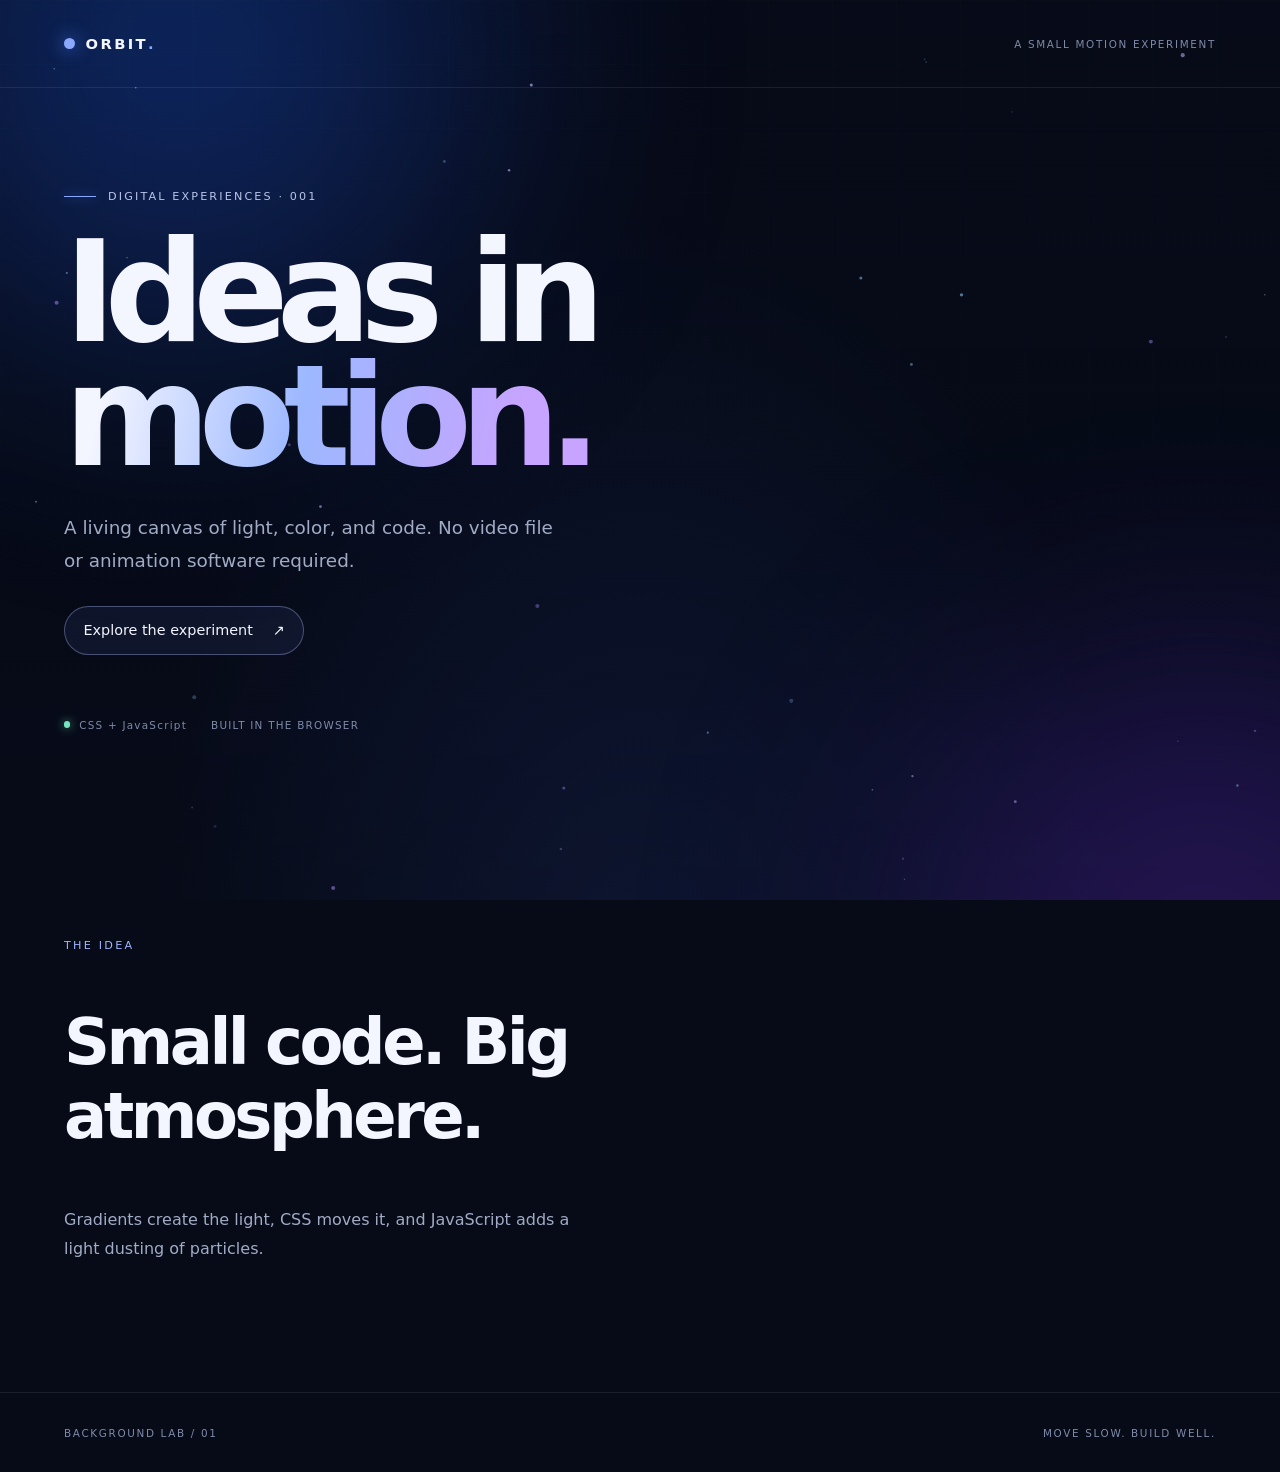
<file: books/heads_first_html_and_css/chapter/cinematic-background-starter/index.html>
<!doctype html>
<html lang="en">
<head>
  <meta charset="UTF-8">
  <meta name="viewport" content="width=device-width, initial-scale=1.0">
  <meta name="theme-color" content="#070b18">
  <title>Cinematic Background Lab</title>
  <link rel="stylesheet" href="css/style.css">
  <script src="js/script.js" defer></script>
</head>
<body>
  <!-- Decorative background: the website content sits above it. -->
  <div class="scene" aria-hidden="true">
    <div class="scene__glow scene__glow--blue"></div>
    <div class="scene__glow scene__glow--violet"></div>
    <div class="scene__grid"></div>
    <canvas class="scene__particles"></canvas>
    <div class="scene__shade"></div>
  </div>

  <header class="site-header">
    <a class="brand" href="#" aria-label="Orbit home">
      <span class="brand__mark"></span>
      ORBIT<span class="brand__dot">.</span>
    </a>
    <span class="header-note">A SMALL MOTION EXPERIMENT</span>
  </header>

  <main class="hero">
    <p class="eyebrow"><span class="eyebrow__line"></span> DIGITAL EXPERIENCES · 001</p>
    <h1>Ideas in<br><span>motion.</span></h1>
    <p class="hero__description">
      A living canvas of light, color, and code. No video file or animation software required.
    </p>
    <a class="hero__button" href="#about">
      Explore the experiment <span aria-hidden="true">↗</span>
    </a>
    <div class="hero__meta">
      <span><i class="status-dot"></i> CSS + JavaScript</span>
      <span>BUILT IN THE BROWSER</span>
    </div>
  </main>

  <section class="about" id="about">
    <p>THE IDEA</p>
    <h2>Small code. Big atmosphere.</h2>
    <p>Gradients create the light, CSS moves it, and JavaScript adds a light dusting of particles.</p>
  </section>

  <footer class="site-footer">
    <span>BACKGROUND LAB / 01</span>
    <span>MOVE SLOW. BUILD WELL.</span>
  </footer>
</body>
</html>
</file>
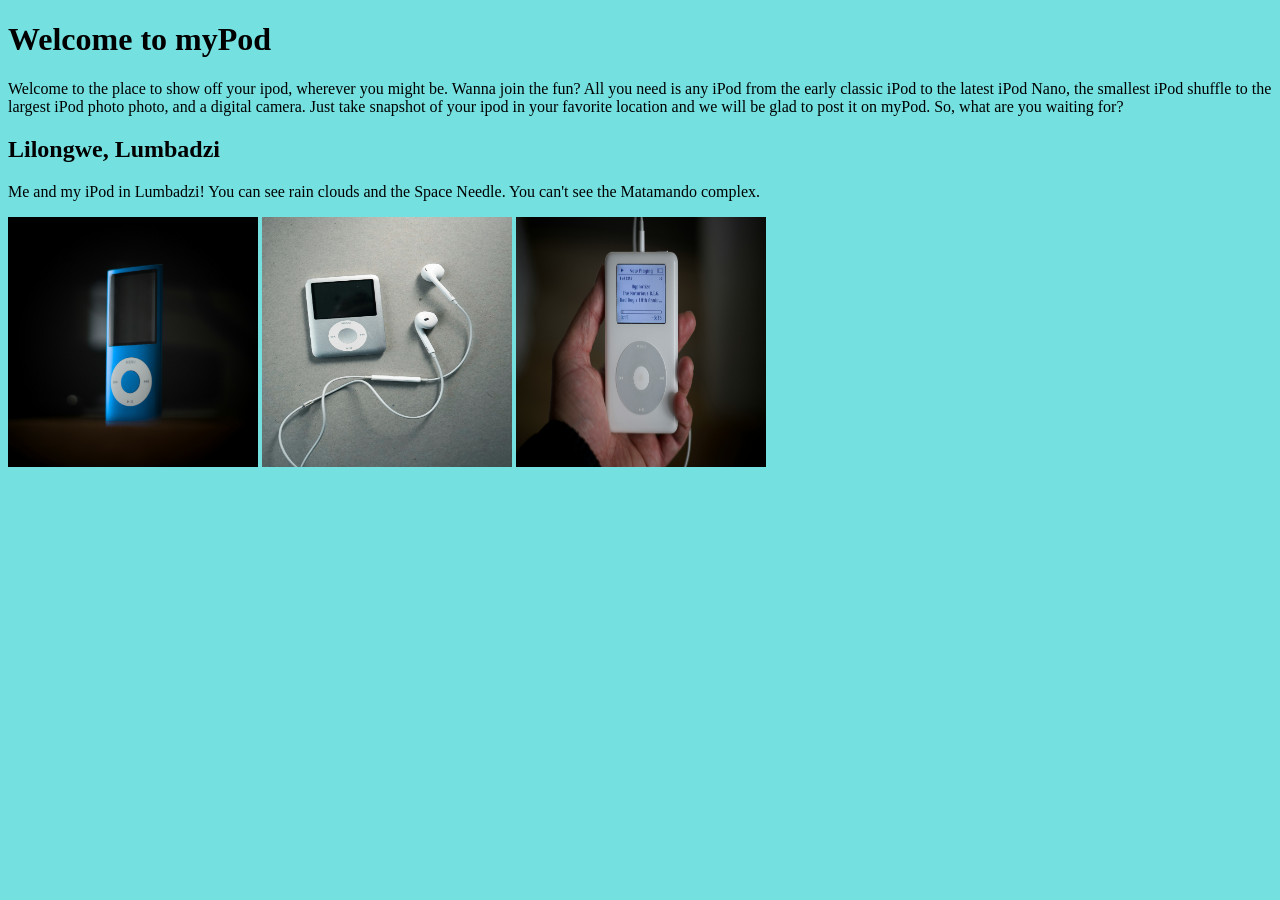
<file: books/heads_first_html_and_css/chapter/ipodweb/index.html>
<!doctype html>
<html>
  <head>
    <meta charset="utf-8" />
    <meta name="viewpoint" content="width=device-width, initial-scale=1.0" />
    <style type="text/css">
      body {
        background-color: rgb(116, 224, 224);
      }
    </style>
    <title>ipod page</title>
  </head>
  <body>
    <h1>Welcome to myPod</h1>
    <p>
      Welcome to the place to show off your ipod, wherever you might be. Wanna
      join the fun? All you need is any iPod from the early classic iPod to the
      latest iPod Nano, the smallest iPod shuffle to the largest iPod photo
      photo, and a digital camera. Just take snapshot of your ipod in your
      favorite location and we will be glad to post it on myPod. So, what are
      you waiting for?
    </p>
    <h2>Lilongwe, Lumbadzi</h2>
    <p>
      Me and my iPod in Lumbadzi! You can see rain clouds and the Space Needle.
      You can't see the Matamando complex.
    </p>
    <p>
      <img
        height="250"
        width="250"
        loading="lazy"
        src="assests/ipod5.jpg"
        alt="My iPod in Lumbadzi"
      />
      <img
        height="250"
        width="250"
        loading="lazy"
        src="assests/ipod1.jpg"
        alt="My iPod in Lumbadzi"
      />
      <img
        height="250"
        width="250"
        loading="lazy"
        src="assests/ipod2.jpg"
        alt="My iPod in Lumbadzi"
      />
    </p>
  </body>
</html>
</file>
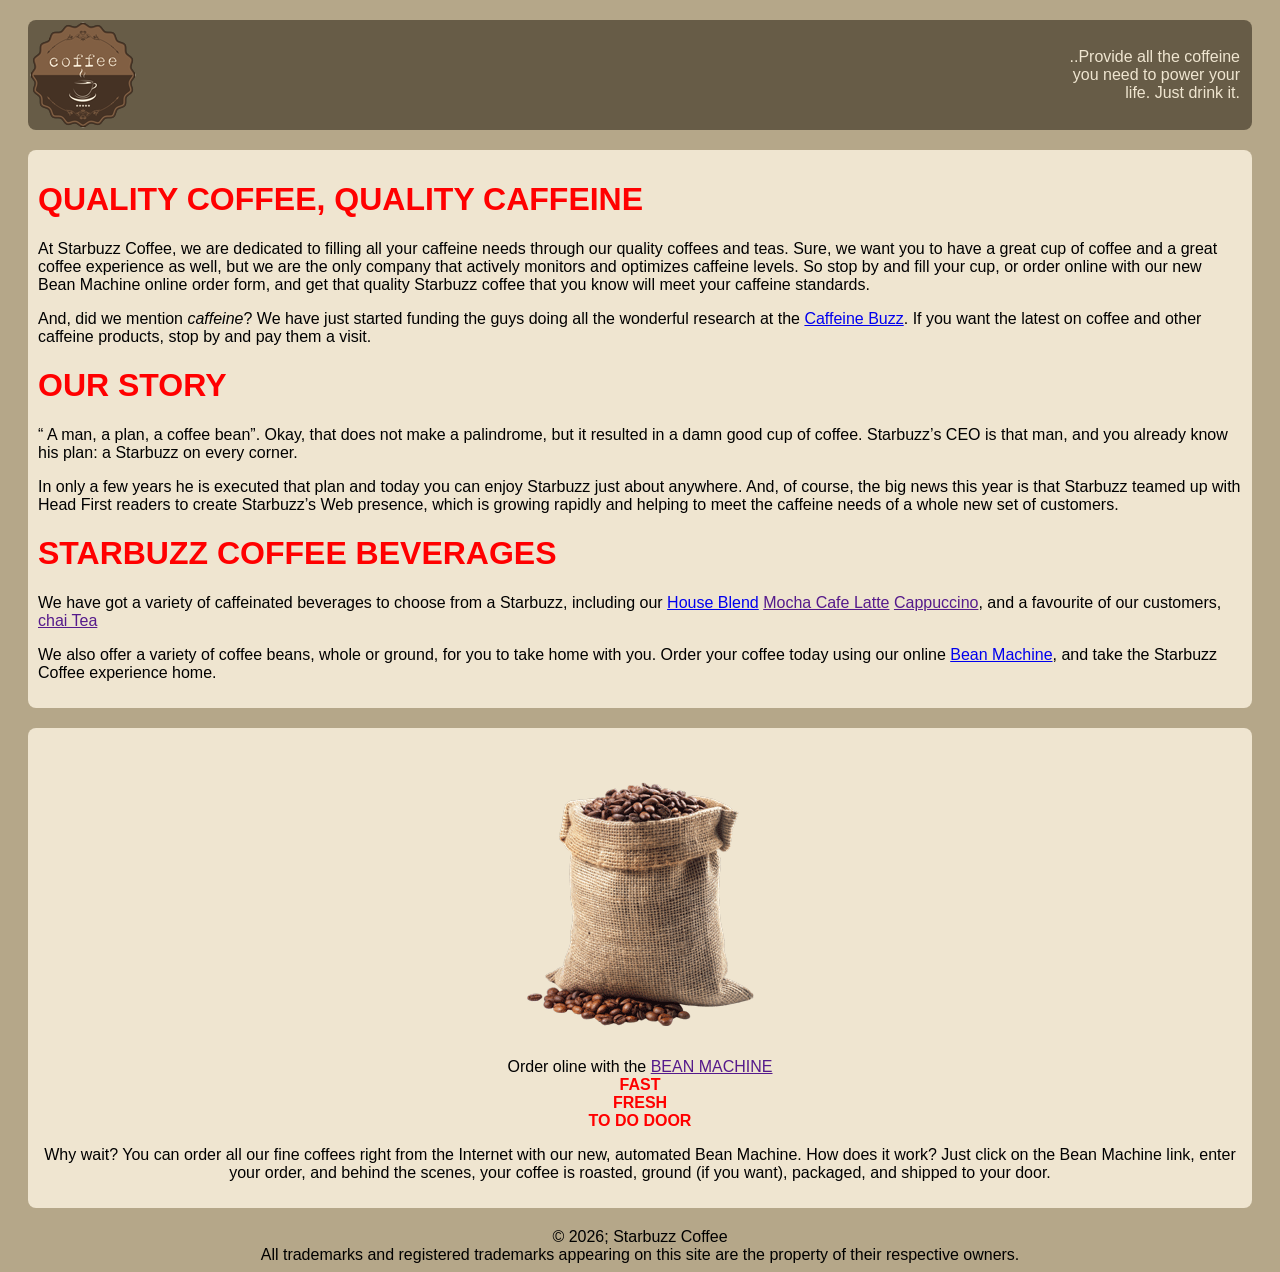
<file: books/heads_first_html_and_css/chapter/starbuzz/index.html>
<!DOCTYPE html>
<html>
  <head>
    <meta charset="utf-8">
    <meta name="viewpoint" content="width= device-width, intial-scale= 1.0">
    <title>Starbuzz Coffee</title>
    <link type="text/css" rel="stylesheet" href="css/style.css">
  </head>
  <body>
    <header id="page-header">
      <p id="header-context">
        <span>..Provide all the coffeine <br>
         you need to power your <br>
         life. Just drink it.</span>
      </p>
    </header>
     <div id="main" class="context">
        <h1> QUALITY COFFEE, QUALITY CAFFEINE</h1>
        <p>
            At Starbuzz Coffee, we are dedicated to filling all your caffeine needs through our 
                   quality coffees and teas. Sure, we want you to have a great cup of coffee and a great 
                   coffee experience as well, but we are the only company that actively monitors and 
                   optimizes caffeine levels. So stop by and fill your cup, or order online with our new Bean 
                   Machine online order form, and get that quality Starbuzz coffee that you know will meet 
                   your caffeine standards.
        </p>
        <p>
          And, did we mention <em>caffeine</em>? We have just started funding the guys doing all 
                   the wonderful research at the <a href=“http://buzz.headfirstlabs.com”     
                   title=“Read all about caffeine on the Buzz”, target="_blank">Caffeine Buzz</a>.
                   If you want the latest on coffee and other caffeine products, 
                   stop by and pay them a visit.
        </p>
        <h1>OUR STORY</h1>
        <P>
           <q>  A man, a plan, a coffee bean</q>. Okay, that does not make a palindrome, but it resulted 
                    in a damn good cup of coffee.  Starbuzz’s CEO is that man, and you already know his 
                    plan: a Starbuzz on every corner.
        </P>
        <p>
            In only a few years he is executed that plan and today
                    you can enjoy Starbuzz just about anywhere. And, of course, the big news this year 
                    is that Starbuzz teamed up with Head First readers to create Starbuzz’s Web presence,  
                    which is growing rapidly and helping to meet the caffeine needs of a whole new set of 
                    customers.  
        </p>
        <h1>STARBUZZ COFFEE BEVERAGES</h1>
        <P>
          We have got a variety of caffeinated beverages to choose from a Starbuzz, including our
          <a href="beverages/beverages.html#blend">House Blend</a>
          <a href="">Mocha Cafe Latte</a>
          <a href="">Cappuccino</a>, and a favourite of our customers,
          <a href="">chai Tea</a>
        </P>
        <p>
          We also offer a variety of coffee beans, whole or ground, for you to
          take home with you.  Order your coffee today using our online
          <a href=“ ” title=“The Bean Machine”>Bean Machine</a>, 
         and take the Starbuzz Coffee experience home.
        </p>
      </div>
      <div id="sidebar" class="context">
        <p class="order">
          <img src="assets/starbuzz_coffee_bag.gif" alt="">
          <br>
          Order oline with the <a href="">BEAN MACHINE</a>
          <br>
          <span class="slogan">
            FAST <br>
            FRESH <br>
            TO DO DOOR <br>
          </span>  
        </p>
        <p>
        Why wait?  You can order all our fine coffees right from the Internet with our new, 
        automated Bean Machine.  How does it work?  Just click on the Bean Machine link, 
        enter your order, and behind the scenes, your coffee is roasted, ground 
        (if you want), packaged, and shipped to your door.
        </p>
     </div>
     <footer>
      &copy; 2026; Starbuzz Coffee <br>
      All trademarks and registered trademarks appearing on this site are the property of their respective owners.
     </footer>
  </body>
</html>
</file>
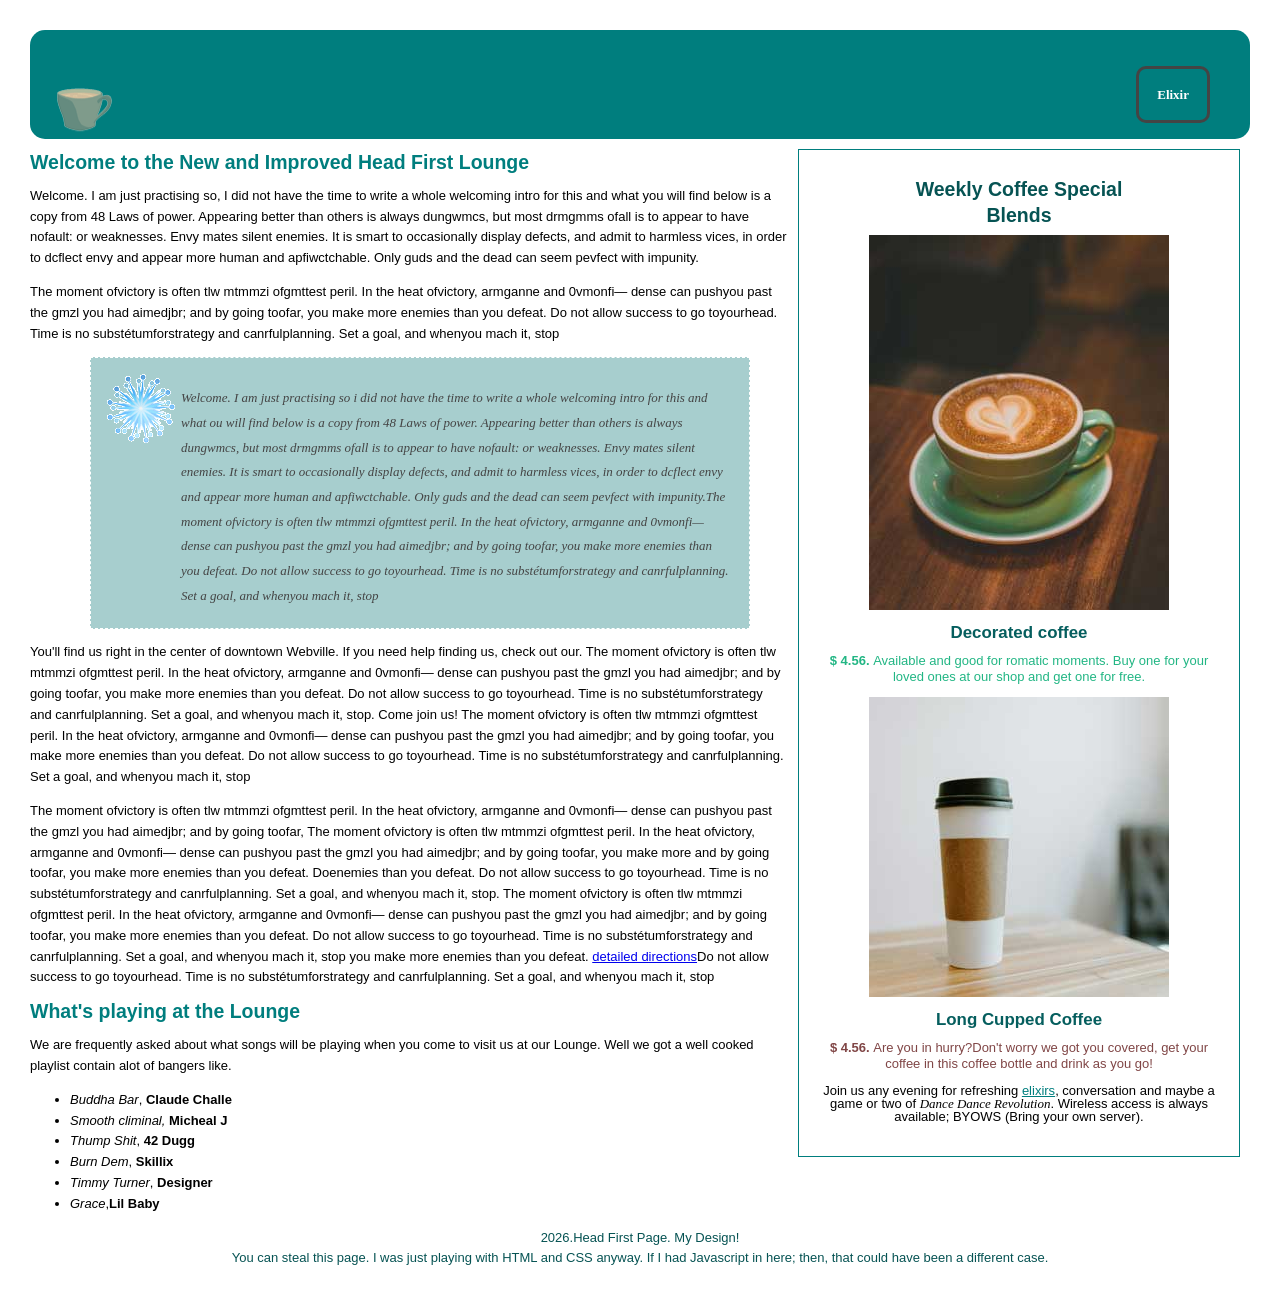
<file: books/heads_first_html_and_css/chapter/loungeWeb/lounge.html>
<!doctype html>
<html>
  <head>
    <meta charset="UTF-8" />
    <meta name="viewpoint" content="width= device-width, intial-scale = 1.0" />
    <title>Head First Lounge</title>
    <link type="text/css" rel="stylesheet" href="lounge.css" media="screen"/>
  </head>
  <body>
    <header class="page-header">
      <nav>
        <ul id="main-nav" class="nav">
          <li><a href="beverages/elixir.html">Elixir</a></li>
        </ul>
      </nav>
    </header>
    
    <div id="elixirs">
      <h1>Weekly Coffee Special</h1>
      <h1>Blends</h1>
    
  

    
    <p>
      <img
        loading="lazy"
    
        src="assets/coffee-love3.jpg"
      />
    </p>
<h2 >Decorated coffee</h2>
    <p class="decorated_coffee">
      <strong> &dollar; 4.56. </strong>Available and good for romatic moments.
      Buy one for your loved ones at our shop and get one for free.
    </p>

   
    <p>
      <img
        loading="lazy"
        src="assets/coffe-bottle2.jpg"
        alt="Coffee cup"
      />
    </p>
     <h2 >Long Cupped Coffee</h2>

    <p class="long_cupped_coffee">
      <strong> &dollar; 4.56. </strong>Are you in hurry?Don't worry we got you
      covered, get your coffee in this coffee bottle and drink as you go!
    </p>

     <p>
      Join us any evening for refreshing
      <a href="beverages/elixir.html" title="coffee list">elixirs</a>, conversation and maybe a game
      or two of <em> Dance Dance Revolution</em>. Wireless access is always
      available; BYOWS (Bring your own server).
    </p>
</div>
    <h1>Welcome to the New and Improved Head First Lounge</h1>
    <p>
      Welcome. I am just practising so, I did not have the time to write a whole
      welcoming intro for this and what you will find below is a copy from 48
      Laws of power. Appearing better than others is always dungwmcs, but most
      drmgmms ofall is to appear to have nofault: or weaknesses. Envy mates
      silent enemies. It is smart to occasionally display defects, and admit to
      harmless vices, in order to dcflect envy and appear more human and
      apfiwctchable. Only guds and the dead can seem pevfect with impunity.
    </p>

    <p>
      The moment ofvictory is often tlw mtmmzi ofgmttest peril. In the heat
      ofvictory, armganne and 0vmonfi— dense can pushyou past the gmzl you had
      aimedjbr; and by going toofar, you make more enemies than you defeat. Do
      not allow success to go toyourhead. Time is no substétumforstrategy and
      canrfulplanning. Set a goal, and whenyou mach it, stop
    </p>
     <p id="gurantee">
      Welcome. I am just practising so i did not have the time to write a whole
      welcoming intro for this and what ou will find below is a copy from 48
      Laws of power. Appearing better than others is always dungwmcs, but most
      drmgmms ofall is to appear to have nofault: or weaknesses. Envy mates
      silent enemies. It is smart to occasionally display defects, and admit to
      harmless vices, in order to dcflect envy and appear more human and
      apfiwctchable. Only guds and the dead can seem pevfect with impunity.The moment ofvictory is often tlw mtmmzi ofgmttest peril. In the heat
      ofvictory, armganne and 0vmonfi— dense can pushyou past the gmzl you had
      aimedjbr; and by going toofar, you make more enemies than you defeat. Do
      not allow success to go toyourhead. Time is no substétumforstrategy and
      canrfulplanning. Set a goal, and whenyou mach it, stop
    </p>
   
    <p>
      You'll find us right in the center of downtown Webville. If you need help
      finding us, check out our. 
      The moment ofvictory is often tlw mtmmzi ofgmttest peril. In the heat
      ofvictory, armganne and 0vmonfi— dense can pushyou past the gmzl you had
      aimedjbr; and by going toofar, you make more enemies than you defeat. Do
      not allow success to go toyourhead. Time is no substétumforstrategy and
      canrfulplanning. Set a goal, and whenyou mach it, stop. Come join us!
      The moment ofvictory is often tlw mtmmzi ofgmttest peril. In the heat
      ofvictory, armganne and 0vmonfi— dense can pushyou past the gmzl you had
      aimedjbr; and by going toofar, you make more enemies than you defeat. Do
      not allow success to go toyourhead. Time is no substétumforstrategy and
      canrfulplanning. Set a goal, and whenyou mach it, stop
    </p>
    <p>
      The moment ofvictory is often tlw mtmmzi ofgmttest peril. In the heat
      ofvictory, armganne and 0vmonfi— dense can pushyou past the gmzl you had
      aimedjbr; and by going toofar, The moment ofvictory is often tlw mtmmzi ofgmttest peril. In the heat
      ofvictory, armganne and 0vmonfi— dense can pushyou past the gmzl you had
      aimedjbr; and by going toofar, you make more and by going toofar, you make more enemies than you defeat. Doenemies than you defeat. Do
      not allow success to go toyourhead. Time is no substétumforstrategy and
      canrfulplanning. Set a goal, and whenyou mach it, stop. The moment ofvictory is often tlw mtmmzi ofgmttest peril. In the heat
      ofvictory, armganne and 0vmonfi— dense can pushyou past the gmzl you had
      aimedjbr; and by going toofar, you make more enemies than you defeat. Do
      not allow success to go toyourhead. Time is no substétumforstrategy and
      canrfulplanning. Set a goal, and whenyou mach it, stop you make more enemies than you defeat.  
       <a href="about/directions.html">detailed directions</a>Do
      not allow success to go toyourhead. Time is no substétumforstrategy and
      canrfulplanning. Set a goal, and whenyou mach it, stop
    </p>
    
    
   
    <h1>What's playing at the Lounge</h1>

    <p >We are frequently asked about what songs will be playing when you come to visit us at our Lounge.
      Well we got a well cooked playlist contain alot of bangers like.
      <ul>
        <li> <span class="cd "> Buddha Bar</span>, <span class="artist"> Claude Challe</span></li>
        <li><span class="cd">Smooth climinal,</span> <span class="artist"> Micheal J</span></li>
        <li><span class="cd">Thump Shit</span>,<span class="artist">  42 Dugg</span></li>
        <li><span class="cd">Burn Dem</span>, <span class="artist">Skillix </span></li>
        <li><span class="cd">Timmy Turner</span>,<span class="artist"> Designer</span></li>
        <li><span class="cd">Grace</span>,<span class="artist">Lil Baby</span></li>
      </ul>
    </p>
    <footer>2026.Head First Page. My Design!</footer>
    <footer>You can steal this page. I was just playing with HTML and CSS anyway. 
      If I had Javascript in here; then, that could have been a different case.</footer>
  </body>
</html>
</file>
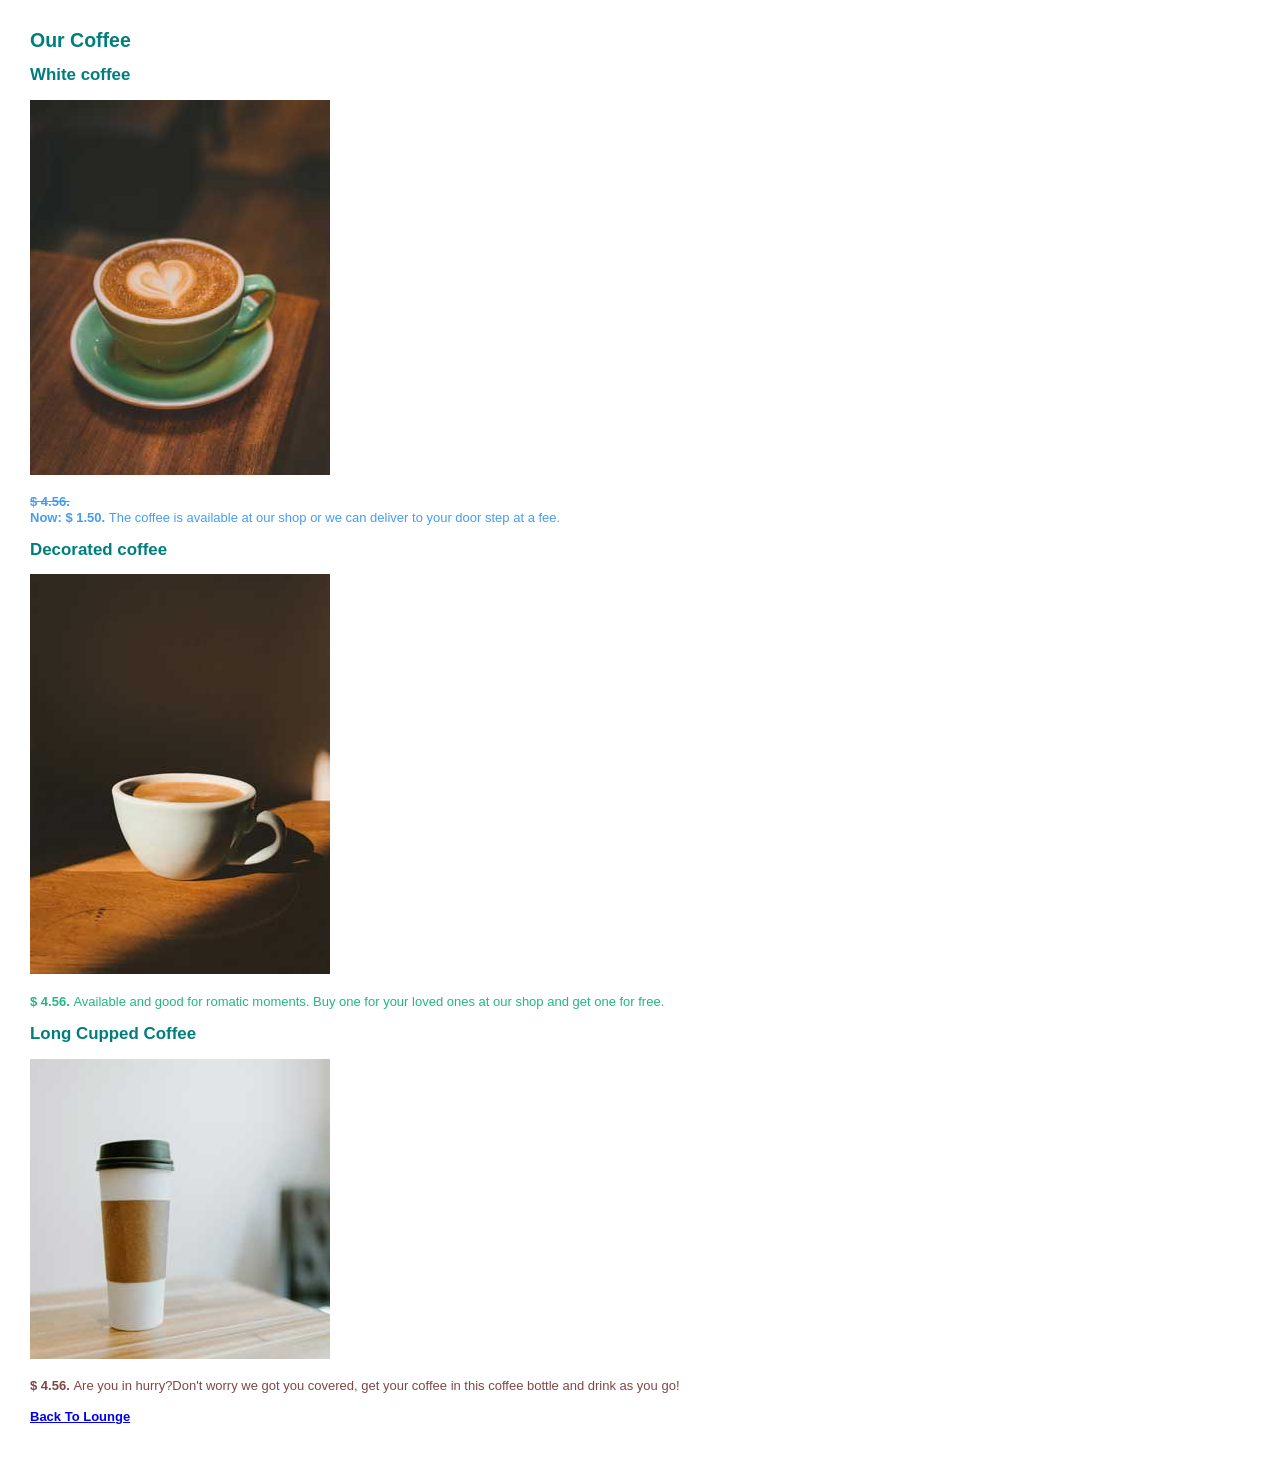
<file: books/heads_first_html_and_css/chapter/loungeWeb/beverages/elixir.html>
<!doctype html>
<html>
  <head>
    <meta charset="utf-8" />
    <meta name="viewpoint" content="width=device-width, initial-scale=1.0" />
    <title>Coffee List</title>
    <link type="text/css" rel="stylesheet" href="../lounge.css" />
  </head>
  <body>
    <h1>Our Coffee</h1>

  <p>
    <h2>White coffee</h2>
  </p>
    <p>
    <img
      loading="lazy"
     
      src="../assets/coffee-love3.jpg"
    /></p>
    <p class="white_coffee"><strong class="dollar"> &dollar; 4.56. </strong><br><strong> Now: &dollar; 1.50. </strong>The coffee is available at our shop or we
    can deliver to your door step at a fee.</p>

    <p>
    <h2>Decorated coffee</h2></p>
    <p>
    <img
      loading="lazy"
      
      src="../assets/coffee-on-desk4.jpg"
    /></p>

   <p class="decorated_coffee"> <strong> &dollar; 4.56. </strong>Available and good for romatic moments. Buy
    one for your loved ones at our shop and get one for free.</p>

    <p>
    <h2>Long Cupped Coffee</h2></p>
    <p>
    <img
      loading="lazy"
     
      src="../assets/coffe-bottle2.jpg"
      alt=""
    /></p>
    <p class="long_cupped_coffee">
    <strong> &dollar; 4.56. </strong>Are you in hurry?Don't worry we got you
    covered, get your coffee in this coffee bottle and drink as you go!
</p>
    <p>
      <strong><a href="../lounge.html">Back To Lounge</a></strong>
    </p>
  </body>
</html>
</file>
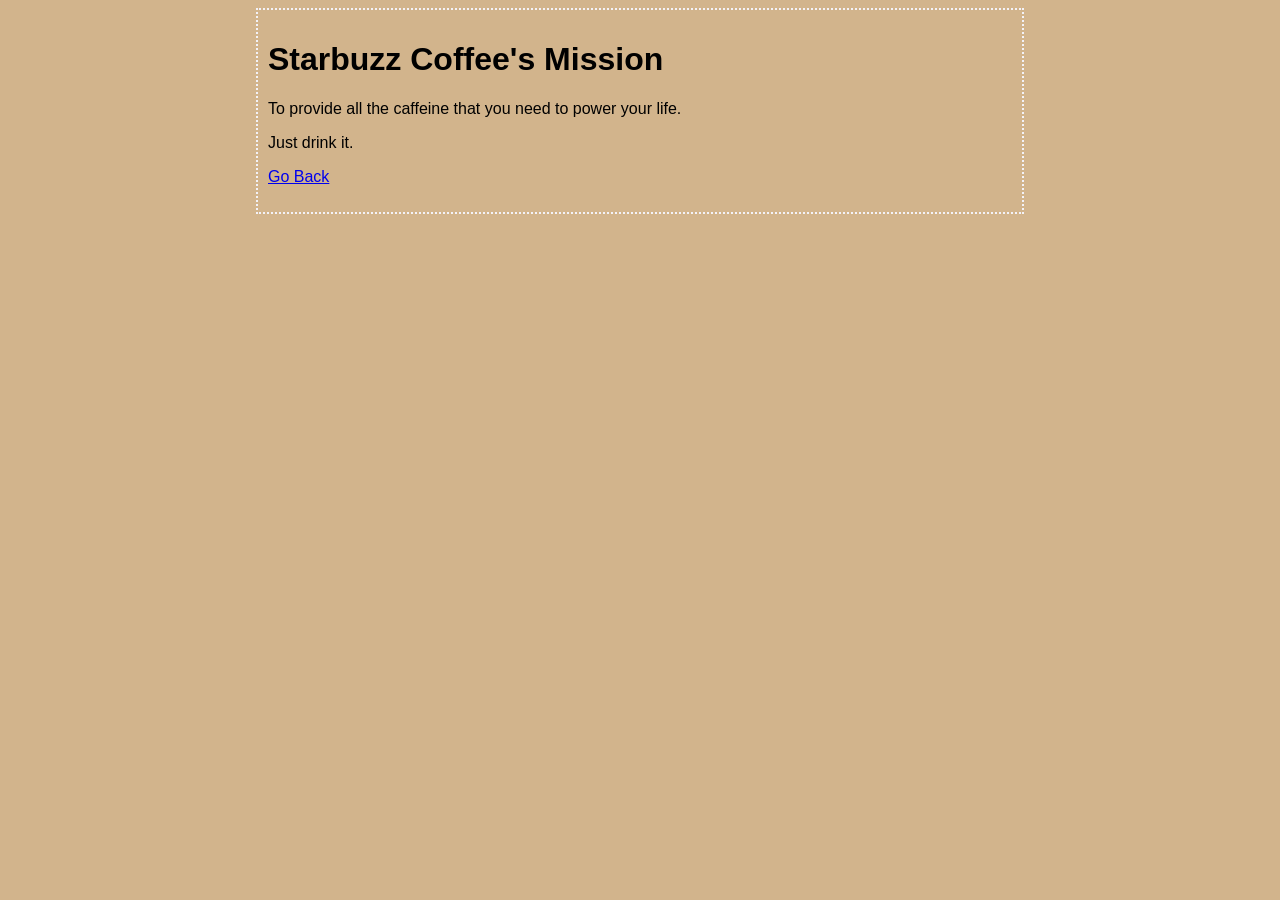
<file: books/heads_first_html_and_css/chapter/starbuzz/about/mission.html>
<!doctype html>
<html lang="en">
  <head>
    <meta charset="UTF-8" />
    <meta name="viewpoint" content="width= device-width, initial-scale = 1.0" />
    <title>Starbuzz coffee mission</title>
    <style type="text/css">
      body {
        background-color: tan;
        margin-left: 20%;
        margin-right: 20%;
        border: 2px dotted rgb(243, 242, 247);
        padding: 10px 10px 10px 10px;
        font-family: sans-serif;
      }
    </style>
  </head>
  <body>
    <h1>Starbuzz Coffee's Mission</h1>
    <p>To provide all the caffeine that you need to power your life.</p>
    <p>Just drink it.</p>
    <p><a href="../index.html" title="Home">Go Back</a></p>
  </body>
</html>
</file>
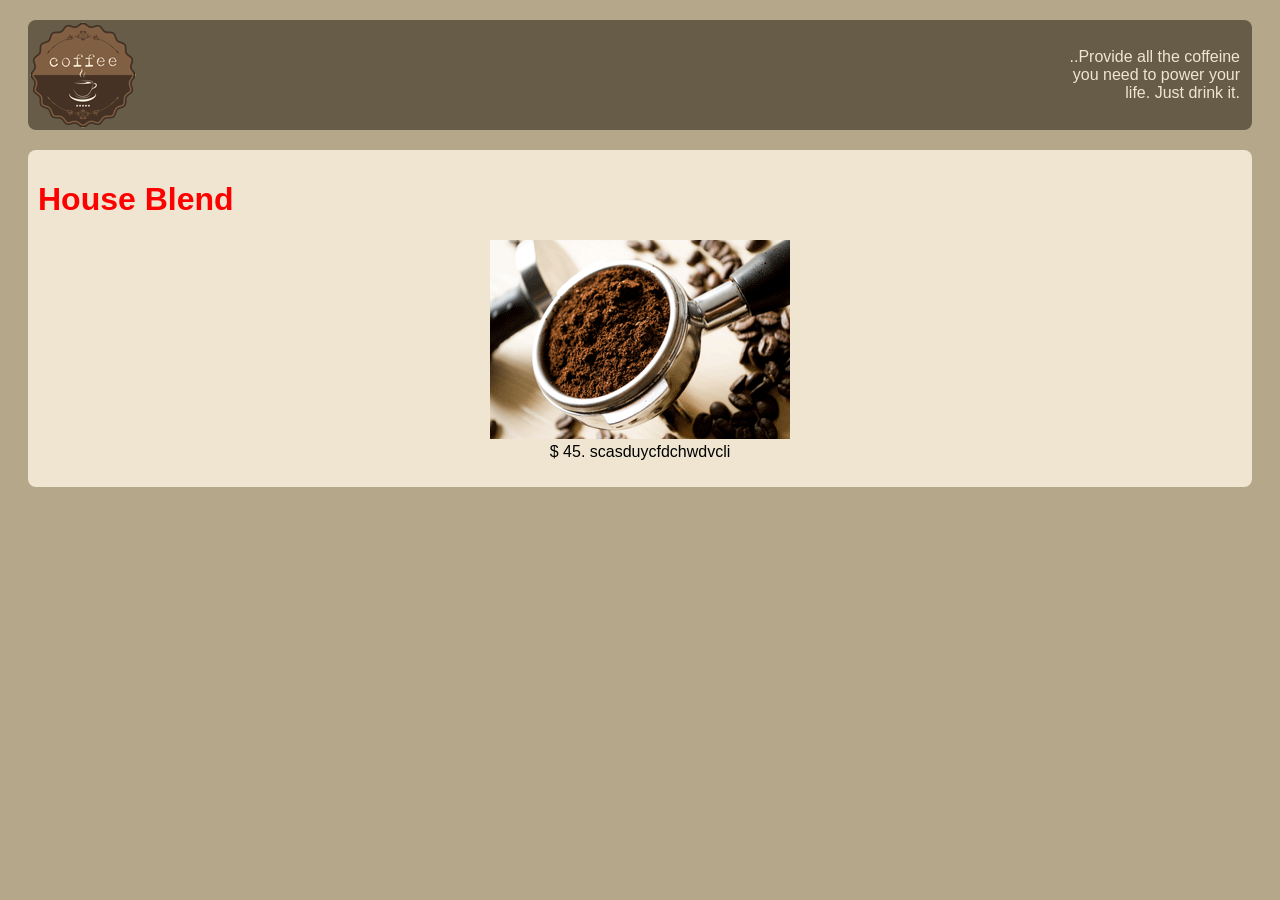
<file: books/heads_first_html_and_css/chapter/starbuzz/beverages/beverages.html>
<!doctype html>
<html>
  <head>
    <meta charset="utf-8" />
    <meta name="viewpoint" content="width=device-width, initial-scale= 1.0" />
    <title>Beverages</title>
    <link type="text/css" rel="stylesheet" href="../css/style.css" />
  </head>
  <body>
    <header id="page-header">
      <p id="header-context">
        <span
          >..Provide all the coffeine <br />
          you need to power your <br />
          life. Just drink it.</span
        >
      </p>
    </header>
    <div class="context">
      <h1 id="blend">House Blend</h1>
      <p class="house_blend">
        <img src="../assets/house-blend-1.gif" alt="House blend" /> <br />
        &dollar; 45. scasduycfdchwdvcli
      </p>
    </div>
  </body>
</html>
</file>
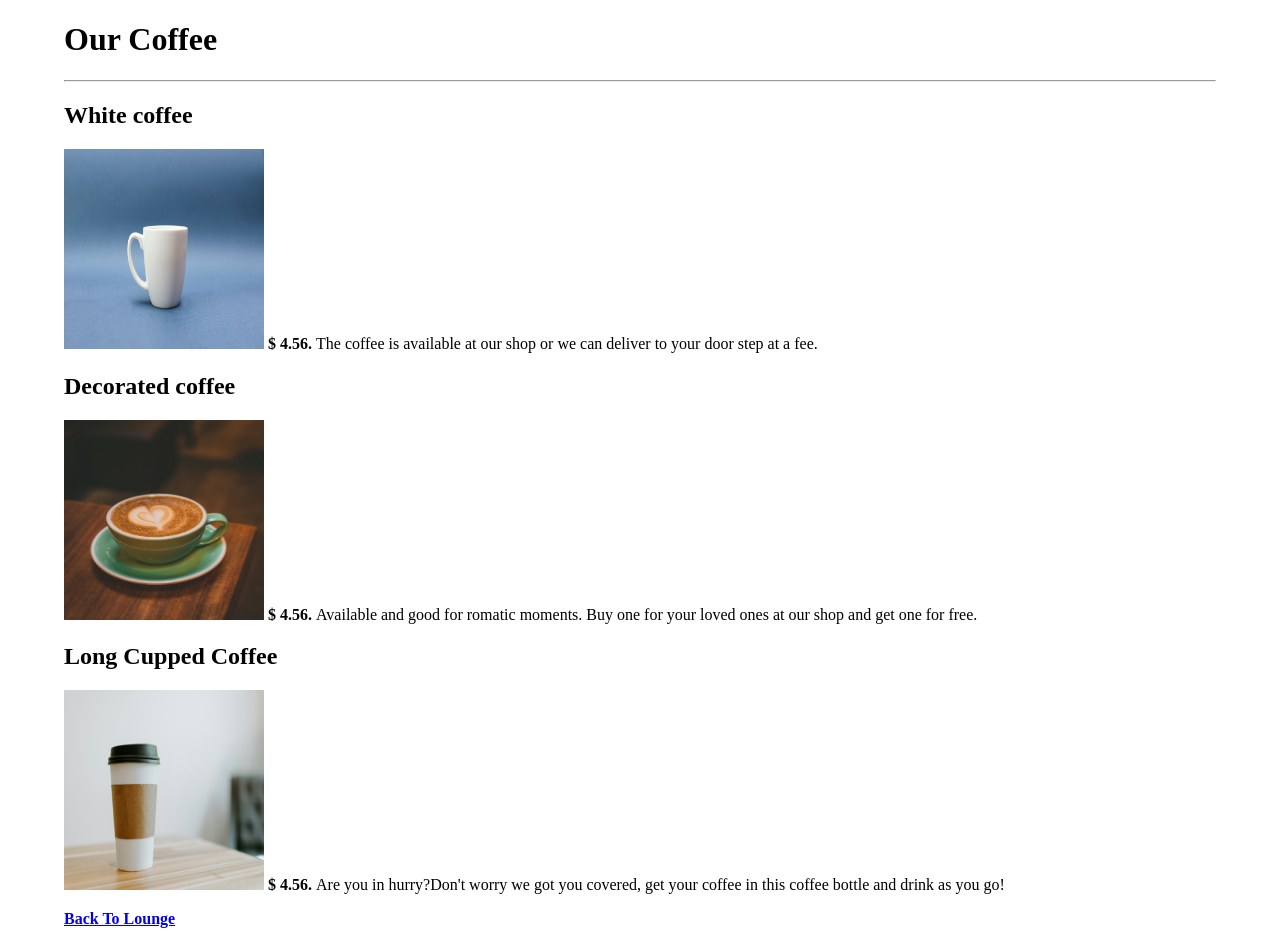
<file: books/heads_first_html_and_css/chapter/challenge_01/loungeWeb/beverages/elixir.html>
<!doctype html>
<html>
  <head>
    <meta charset="utf-8" />
    <meta name="viewpoint" content="width=device-width, initial-scale=1.0" />
    <style>
      body {
        margin-left: 5%;
        margin-right: 5%;
      }
    </style>
    <title>Coffee List</title>
  </head>
  <body>

    <h1>Our Coffee</h1>
    <hr />

    <p>
    <h2>White coffee</h2>
    <img
      loading="lazy"
      height="200"
      width="200"
      src="../assets/white cup bluish background.jpg"
    />
      <strong> &dollar; 4.56. </strong>The coffee is available at our shop or we
      can deliver to your door step at a fee.
    </p>

    <p>
    <h2>Decorated coffee</h2>
    <img
      loading="lazy"
      height="200"
      width="200"
      src="../assets/coffee love.jpg"
    />
    
      <strong> &dollar; 4.56. </strong>Available and good for romatic moments.
      Buy one for your loved ones at our shop and get one for free.
    </p>
    <p>
    <h2>Long Cupped Coffee</h2>
    <img
      loading="lazy"
      height="200"
      width="200"
      src="../assets/coffe bottle.jpg"
      alt=""
    />
      <strong> &dollar; 4.56. </strong>Are you in hurry?Don't worry we got you
      covered, get your coffee in this coffee bottle and drink as you go!
    </p>
   <p> <strong><a href="../lounge.html">Back To Lounge</a></strong>
    </p>
  </body>
</html>
</file>
<file: books/heads_first_html_and_css/chapter/cinematic-background-starter/css/style.css>
/* 1. Design tokens: change these values to restyle the whole scene. */
:root {
  color-scheme: dark;
  --ink: #f3f5ff;
  --muted: #a2abc5;
  --blue: #2563eb;
  --violet: #8b5cf6;
  --night: #070b18;
  --page-gutter: clamp(1.25rem, 5vw, 5rem);
}

* {
  box-sizing: border-box;
}

html {
  min-height: 100%;
  scroll-behavior: smooth;
  background: var(--night);
}

body {
  position: relative;
  isolation: isolate;
  min-height: 100vh;
  margin: 0;
  overflow-x: hidden;
  background: var(--night);
  color: var(--ink);
  font-family: Inter, ui-sans-serif, system-ui, -apple-system, BlinkMacSystemFont, "Segoe UI", sans-serif;
}

/* 2. Fixed background layer. It stays behind the page as you scroll. */
.scene {
  position: fixed;
  inset: 0;
  z-index: -1;
  overflow: hidden;
  pointer-events: none;
  background:
    radial-gradient(ellipse at 50% 110%, #101a3b 0%, transparent 55%),
    var(--night);
}

.scene__glow {
  position: absolute;
  width: min(68vw, 58rem);
  aspect-ratio: 1;
  border-radius: 50%;
  filter: blur(clamp(45px, 8vw, 110px));
  opacity: 0.42;
  will-change: transform;
  transform: translate3d(0, 0, 0);
}

.scene__glow--blue {
  top: -42%;
  left: -20%;
  background: radial-gradient(circle, #1768ff 0%, #1740a4 32%, transparent 70%);
  animation: drift-blue 19s ease-in-out infinite alternate;
}

.scene__glow--violet {
  right: -28%;
  bottom: -55%;
  background: radial-gradient(circle, #8b3dff 0%, #4622a5 34%, transparent 70%);
  animation: drift-violet 23s ease-in-out infinite alternate;
}

.scene__grid {
  position: absolute;
  inset: 0;
  opacity: 0.12;
  background-image:
    linear-gradient(rgb(160 180 255 / 10%) 1px, transparent 1px),
    linear-gradient(90deg, rgb(160 180 255 / 10%) 1px, transparent 1px);
  background-size: 64px 64px;
  mask-image: linear-gradient(to bottom, black, transparent 85%);
}

.scene__particles {
  position: absolute;
  inset: 0;
  width: 100%;
  height: 100%;
}

.scene__shade {
  position: absolute;
  inset: 0;
  background: linear-gradient(180deg, rgb(7 11 24 / 12%), rgb(7 11 24 / 28%));
}

/* 3. Foreground content remains readable above the background. */
.site-header,
.site-footer {
  display: flex;
  align-items: center;
  justify-content: space-between;
  gap: 1rem;
  padding-inline: var(--page-gutter);
}

.site-header {
  min-height: 5.5rem;
  border-bottom: 1px solid rgb(255 255 255 / 8%);
}

.brand {
  display: inline-flex;
  align-items: center;
  gap: 0.65rem;
  color: var(--ink);
  font-size: 0.92rem;
  font-weight: 800;
  letter-spacing: 0.16em;
  text-decoration: none;
}

.brand__mark {
  width: 0.7rem;
  height: 0.7rem;
  border-radius: 50%;
  background: #8ba8ff;
  box-shadow: 0 0 18px #477bff;
}

.brand__dot {
  margin-left: -0.65rem;
  color: #8ba8ff;
}

.header-note,
.site-footer {
  color: #7f8aa9;
  font-size: 0.65rem;
  letter-spacing: 0.16em;
}

.hero {
  display: flex;
  min-height: min(760px, calc(100svh - 5.5rem));
  flex-direction: column;
  align-items: flex-start;
  justify-content: center;
  padding: 6rem var(--page-gutter) 7rem;
}

.eyebrow {
  display: flex;
  align-items: center;
  gap: 0.75rem;
  margin: 0 0 1.8rem;
  color: #b9c5e8;
  font-size: 0.7rem;
  letter-spacing: 0.19em;
}

.eyebrow__line {
  width: 2rem;
  height: 1px;
  background: #8ba8ff;
  box-shadow: 0 0 12px #477bff;
}

h1 {
  margin: 0;
  font-size: clamp(4rem, 11vw, 9.5rem);
  font-weight: 650;
  letter-spacing: -0.085em;
  line-height: 0.88;
}

h1 span {
  color: transparent;
  background: linear-gradient(100deg, #f4f6ff 8%, #9db8ff 45%, #c6a4ff 85%);
  background-clip: text;
  -webkit-background-clip: text;
}

.hero__description {
  max-width: 31rem;
  margin: 2rem 0 1.8rem;
  color: var(--muted);
  font-size: clamp(1rem, 1.5vw, 1.15rem);
  line-height: 1.8;
}

.hero__button {
  display: inline-flex;
  align-items: center;
  gap: 1.25rem;
  padding: 0.95rem 1.15rem;
  border: 1px solid rgb(180 196 255 / 35%);
  border-radius: 999px;
  background: rgb(120 145 255 / 8%);
  color: var(--ink);
  font-size: 0.9rem;
  text-decoration: none;
  transition: background 180ms ease, border-color 180ms ease, transform 180ms ease;
}

.hero__button:hover {
  transform: translateY(-2px);
  border-color: rgb(180 196 255 / 70%);
  background: rgb(120 145 255 / 16%);
}

.hero__meta {
  display: flex;
  flex-wrap: wrap;
  gap: 1.5rem;
  margin-top: 4rem;
  color: #7f8aa9;
  font-size: 0.65rem;
  letter-spacing: 0.12em;
}

.hero__meta span {
  display: inline-flex;
  align-items: center;
  gap: 0.55rem;
}

.status-dot {
  width: 0.4rem;
  height: 0.4rem;
  border-radius: 50%;
  background: #75e6c0;
  box-shadow: 0 0 10px rgb(117 230 192 / 70%);
}

.about {
  max-width: 48rem;
  padding: 5rem var(--page-gutter) 7rem;
}

.about > p:first-child {
  color: #9fb4ff;
  font-size: 0.7rem;
  letter-spacing: 0.2em;
}

.about h2 {
  font-size: clamp(2rem, 5vw, 4rem);
  letter-spacing: -0.055em;
}

.about p:last-child {
  max-width: 34rem;
  color: var(--muted);
  line-height: 1.8;
}

.site-footer {
  min-height: 5rem;
  border-top: 1px solid rgb(255 255 255 / 8%);
}

/* 4. Keep motion gentle for visitors who request reduced motion. */
@keyframes drift-blue {
  from { transform: translate3d(0, 0, 0) scale(1); }
  to { transform: translate3d(12vw, 9vh, 0) scale(1.12); }
}

@keyframes drift-violet {
  from { transform: translate3d(0, 0, 0) scale(1.05); }
  to { transform: translate3d(-10vw, -8vh, 0) scale(0.92); }
}

@media (max-width: 600px) {
  .header-note {
    max-width: 8rem;
    text-align: right;
    line-height: 1.6;
  }

  .hero {
    min-height: 82svh;
    padding-block: 5rem;
  }

  .hero__meta {
    margin-top: 3rem;
    gap: 0.9rem;
  }

  .scene__grid {
    background-size: 44px 44px;
  }
}

@media (prefers-reduced-motion: reduce) {
  *,
  *::before,
  *::after {
    scroll-behavior: auto !important;
    animation-duration: 0.01ms !important;
    animation-iteration-count: 1 !important;
    transition-duration: 0.01ms !important;
  }
}
</file>
<file: books/heads_first_html_and_css/chapter/starbuzz/css/style.css>
body {
  background-color: #b5a789;
  font-family: sans-serif;
  font-size: 35;
}
#page-header {
  background-color: #675c47;
  padding: 20px;
  border-radius: 8px;
  background-image: url(../assets/starbuzz_log.gif);
  background-repeat: no-repeat;
  position: top left;
  margin: 20px;
  padding: 12px;
}
h1 {
  color: red;
}
#header-context {
  text-align: right;
  color: #efe5d0;
}
.context {
  background-color: #efe5d0;
  margin: 20px;
  padding: 10px;
  border-radius: 8px;
}
#sidebar {
  text-align: center;
}
.slogan {
  color: red;
  font-weight: bold;
}
footer {
  text-align: center;
}
.house_blend {
  text-align: center;
}
</file>
<file: books/heads_first_html_and_css/chapter/loungeWeb/lounge.css>
body {
  font-family: Verdana, Geneva, Tahoma, sans-serif;
  font-size: small;
  line-height: 1.6em;
  margin: 30px;
}
.page-header {
  background-color: #007e7e;
  background-image: url(assets/coffee-gif2_lounge.gif);
  background-repeat: no-repeat;
  background-position: top left;
  padding: 20px;
  border-radius: 15px;
}
#main-nav {
  margin-top: 35px;
  list-style: none;
  padding-left: 0;
  text-align: right;
  padding-right: 10px;
}
#main-nav li {
  font-family: cursive;
  font-weight: bolder;
  display: inline-block;
}
#main-nav a {
  color: white;
  background-color: #007e7e;
  padding: 18px;
  margin-right: 40px;
  border-style: solid;
  border-radius: 10px;
  border-color: #444444;
  text-decoration: none;
  margin: 10px;
}
#main-nav a:hover {
  color: aquamarine;
}
h1,
h2 {
  color: #007e7e;
}
h1 {
  font-size: 150%;
}
h2 {
  font-size: 130%;
}
em {
  font-family: "Times New Roman", Times, serif;
}
strong.dollar {
  text-decoration: line-through;
}
#gurantee {
  line-height: 1.9em;
  font-style: italic;
  font-family: "Times New Roman", Times, serif;
  color: #444444;
  border-width: 1.5px;
  border-style: dashed;
  border-color: white;
  background-color: #a7cece;
  margin-right: 500px;
  margin-left: 60px;
  background-image: url(assets/gurantee-star1.gif);
  background-repeat: no-repeat;
  background-position: top left;
  padding: 20px;
  padding-left: 90px;
  padding-top: 28px;
}

#elixirs {
  border-style: solid;
  border-width: 1px;
  border-color: #007e7e;
  text-align: center;
  padding-top: 20px;
  padding-right: 20px;
  padding-bottom: 20px;
  padding-left: 20px;
  margin: 10px;
  width: 400px;
  line-height: 1em;
  float: right;
}

#elixirs h1 {
  color: #065353;
}
#elixirs h2 {
  color: #055e5e;
}
.white_coffee {
  color: rgb(70, 157, 238);
}
.decorated_coffee {
  color: rgb(34, 182, 132);
}
.long_cupped_coffee {
  color: rgb(128, 70, 70);
}
#elixirs a:link {
  color: #007e7e;
}
#elixirs a:visited {
  color: #333333;
}
#elixirs a:hover {
  color: #0d5353;
}

.cd {
  font-style: italic;
}
.artist {
  font-weight: bold;
}
footer {
  color: #065353;
  text-align: center;
  display: flex;
  justify-content: center;
  align-items: center;
}
p.white_coffee,
p.decorated_coffee,
p.long_cupped_coffee {
  line-height: 1.2em;
}
</file>
